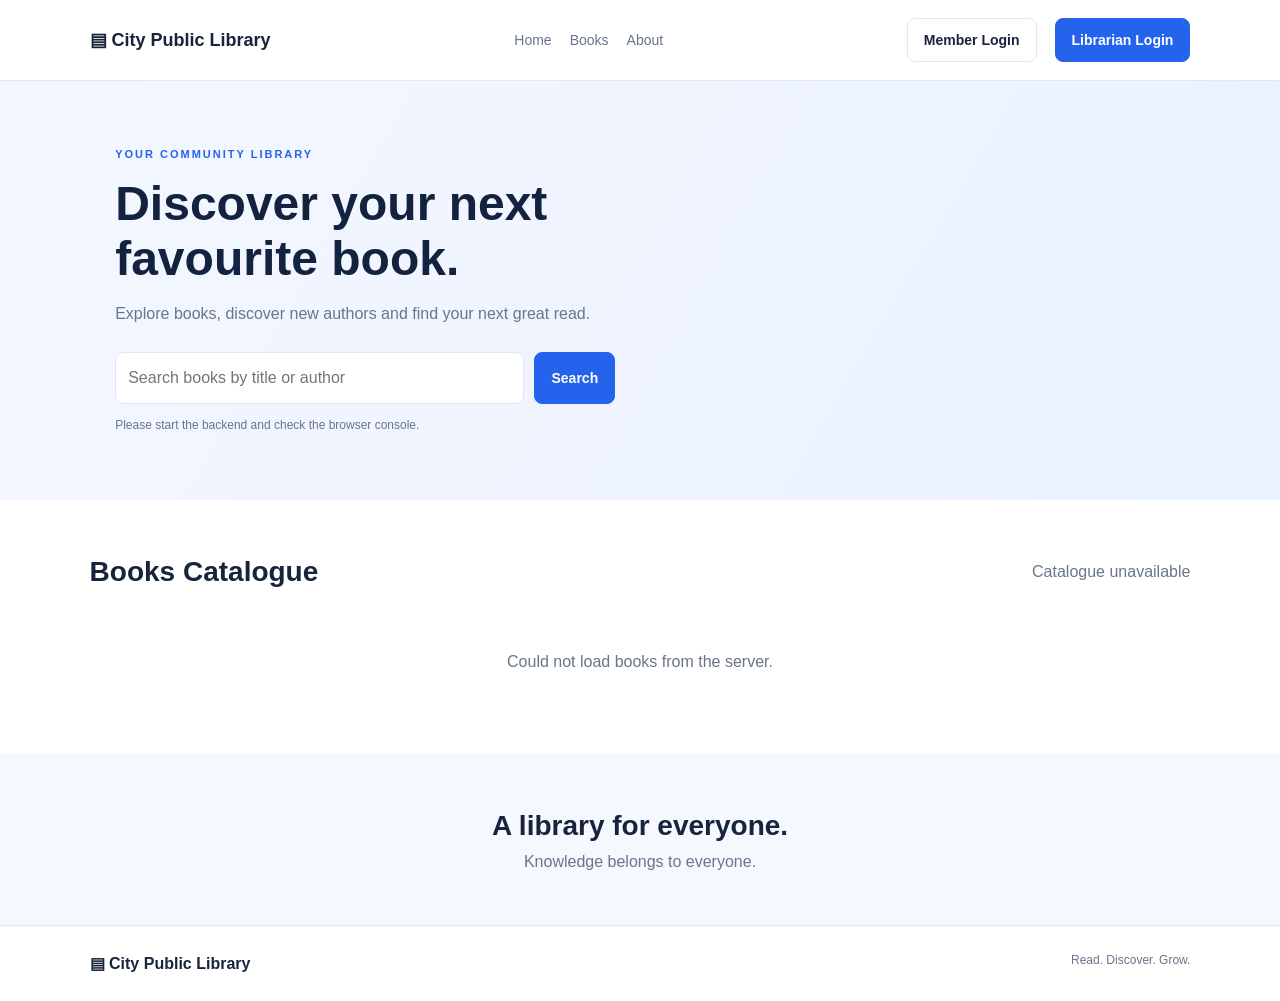
<file: frontend/index.html>
<!DOCTYPE html>
<html lang="en">
<head>
    <meta charset="UTF-8">
    <meta name="viewport" content="width=device-width, initial-scale=1.0">
    <title>City Public Library</title>
    <link rel="stylesheet" href="style.css">
</head>
<body>
    <header class="navbar">
        <a class="brand" href="index.html">▤ City Public Library</a>
        <nav>
            <a href="#home">Home</a>
            <a href="#catalogue">Books</a>
            <a href="#about">About</a>
        </nav>
        <div class="actions">
            <a class="btn outline" href="member_login.html">Member Login</a>
            <a class="btn primary" href="librarian_login.html">Librarian Login</a>
        </div>
    </header>

    <main>
        <section class="hero" id="home">
            <p class="eyebrow">YOUR COMMUNITY LIBRARY</p>
            <h1>Discover your next<br>favourite book.</h1>
            <p class="muted">Explore books, discover new authors and find your next great read.</p>

            <form id="search-form" class="search">
                <input id="search-input" type="search"
                       placeholder="Search books by title or author">
                <button class="btn primary" type="submit">Search</button>
            </form>
            <p id="status" class="small muted">Browse our collection.</p>
        </section>

        <section class="section" id="catalogue">
            <div class="heading">
                <h2>Books Catalogue</h2>
                <span id="count" class="muted">Loading books...</span>
            </div>
            <div id="books" class="grid">
                <p class="empty">Loading books...</p>
            </div>
        </section>

        <section class="section about" id="about">
            <h2>A library for everyone.</h2>
            <p class="muted">Knowledge belongs to everyone.</p>
        </section>
    </main>

    <footer>
        <strong>▤ City Public Library</strong>
        <span class="muted small">Read. Discover. Grow.</span>
    </footer>

    <script src="script.js"></script>
</body>
</html>
</file>
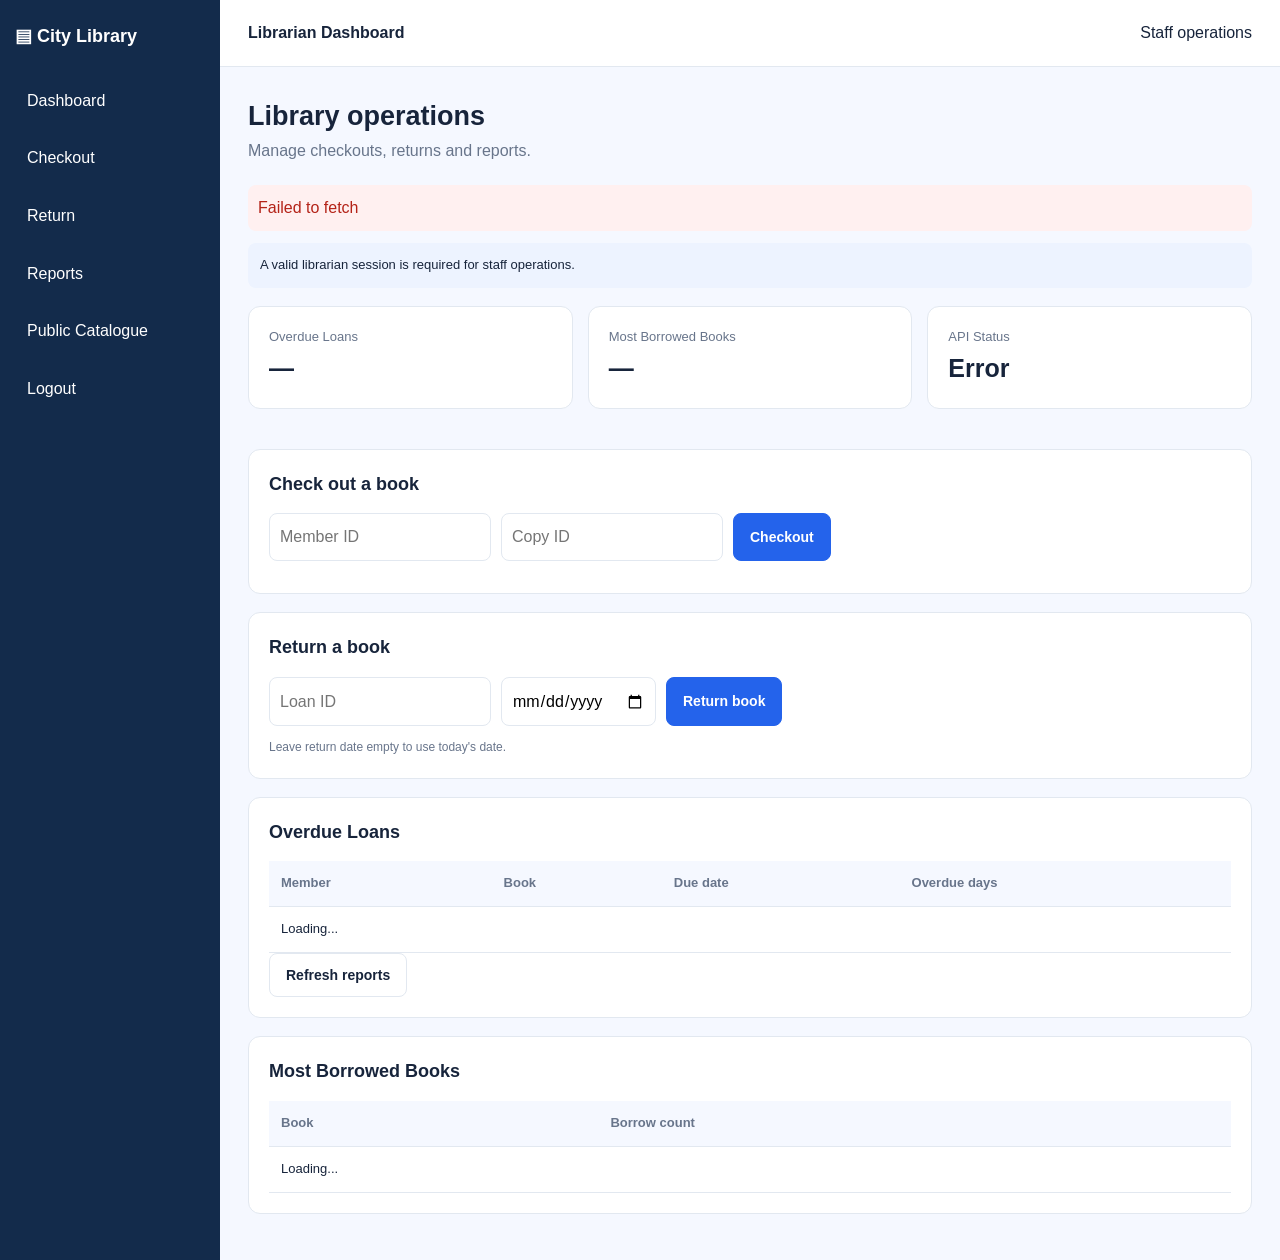
<file: frontend/librarian_dashboard.html>
<!DOCTYPE html>
<html lang="en">
<head>
    <meta charset="UTF-8">
    <meta name="viewport" content="width=device-width, initial-scale=1.0">
    <title>Librarian Dashboard</title>
    <link rel="stylesheet" href="style.css">
</head>
<body>
<div class="layout">
    <aside class="sidebar">
        <a class="brand" href="index.html">▤ City Library</a>
        <nav class="side-nav">
            <a href="#overview">Dashboard</a>
            <a href="#checkout">Checkout</a>
            <a href="#return">Return</a>
            <a href="#reports">Reports</a>
            <a href="index.html">Public Catalogue</a>
            <button id="logout">Logout</button>
        </nav>
    </aside>

    <main class="main">
        <header class="topbar">
            <strong>Librarian Dashboard</strong>
            <span>Staff operations</span>
        </header>

        <div class="content" id="overview">
            <h1 class="page-title">Library operations</h1>
            <p class="page-subtitle">Manage checkouts, returns and reports.</p>
            <div id="message" class="message"></div>
            <div class="notice">A valid librarian session is required for staff operations.</div>

            <div class="stats">
                <div class="stat"><p>Overdue Loans</p><h3 id="overdue-count">—</h3></div>
                <div class="stat"><p>Most Borrowed Books</p><h3 id="popular-count">—</h3></div>
                <div class="stat"><p>API Status</p><h3 id="api-status">Ready</h3></div>
            </div>

            <section class="panel" id="checkout">
                <h2>Check out a book</h2>
                <form id="checkout-form" class="inline-form">
                    <input id="member-id" type="number" min="1" required placeholder="Member ID">
                    <input id="copy-id" type="number" min="1" required placeholder="Copy ID">
                    <button class="btn primary">Checkout</button>
                </form>
            </section>

            <section class="panel" id="return">
                <h2>Return a book</h2>
                <form id="return-form" class="inline-form">
                    <input id="loan-id" type="number" min="1" required placeholder="Loan ID">
                    <input id="return-date" type="date" aria-label="Optional return date">
                    <button class="btn primary">Return book</button>
                </form>
                <p class="small muted">Leave return date empty to use today's date.</p>
            </section>

            <section class="panel" id="reports">
                <h2>Overdue Loans</h2>
                <div class="table-wrap">
                    <table>
                        <thead><tr><th>Member</th><th>Book</th><th>Due date</th><th>Overdue days</th></tr></thead>
                        <tbody id="overdue-body"><tr><td colspan="4">Loading...</td></tr></tbody>
                    </table>
                </div>
                <button class="btn outline" id="refresh">Refresh reports</button>
            </section>

            <section class="panel">
                <h2>Most Borrowed Books</h2>
                <div class="table-wrap">
                    <table>
                        <thead><tr><th>Book</th><th>Borrow count</th></tr></thead>
                        <tbody id="popular-body"><tr><td colspan="2">Loading...</td></tr></tbody>
                    </table>
                </div>
            </section>
        </div>
    </main>
</div>

<script src="auth.js"></script>
<script>
const message = document.getElementById("message");

function getArray(data, keys) {
    if (Array.isArray(data)) return data;
    for (const key of keys) {
        if (Array.isArray(data[key])) return data[key];
    }
    return [];
}

async function loadReports() {
    try {
        const [overdueData, popularData] = await Promise.all([
            apiRequest("/reports/overdue"),
            apiRequest("/reports/most-borrowed")
        ]);

        const overdue = getArray(overdueData, ["overdue_loans", "overdue", "items", "loans"]);
        const popular = getArray(popularData, ["most_borrowed", "books", "items", "results"]);

        document.getElementById("overdue-count").textContent = overdue.length;
        document.getElementById("popular-count").textContent = popular.length;
        document.getElementById("api-status").textContent = "Connected";

        document.getElementById("overdue-body").innerHTML = overdue.length
            ? overdue.map(item => `<tr>
                <td>${escapeHTML(item.member_name || item.name || item.member_id || "—")}</td>
                <td>${escapeHTML(item.title || item.book_title || "—")}</td>
                <td>${formatDate(item.due_date)}</td>
                <td>${escapeHTML(item.overdue_days ?? item.days_overdue ?? "—")}</td>
            </tr>`).join("")
            : '<tr><td colspan="4">No overdue loans.</td></tr>';

        document.getElementById("popular-body").innerHTML = popular.length
            ? popular.map(item => `<tr>
                <td>${escapeHTML(item.title || "—")}</td>
                <td>${escapeHTML(item.borrow_count ?? item.count ?? "—")}</td>
            </tr>`).join("")
            : '<tr><td colspan="2">No report data.</td></tr>';

    } catch (error) {
        document.getElementById("api-status").textContent = "Error";
        showMessage(message, error.message);
    }
}

document.getElementById("checkout-form").addEventListener("submit", async event => {
    event.preventDefault();
    const button = event.submitter;
    button.disabled = true;

    try {
        const result = await apiRequest("/loans/checkout", {
            method: "POST",
            body: JSON.stringify({
                member_id: Number(document.getElementById("member-id").value),
                copy_id: Number(document.getElementById("copy-id").value)
            })
        });

        showMessage(message, `Checkout successful. Loan ID: ${result.loan_id}`, "success");
        event.target.reset();
    } catch (error) {
        showMessage(message, error.message);
    } finally {
        button.disabled = false;
    }
});

document.getElementById("return-form").addEventListener("submit", async event => {
    event.preventDefault();
    const button = event.submitter;
    button.disabled = true;

    const loanId = document.getElementById("loan-id").value;
    const returnDate = document.getElementById("return-date").value;

    try {
        const result = await apiRequest(`/loans/${encodeURIComponent(loanId)}/return`, {
            method: "POST",
            body: JSON.stringify(
                returnDate ? { returned_at: returnDate } : {}
            )
        });

        showMessage(
            message,
            `Return successful. Late days: ${result.late_days}; fine: ₹${result.fine_amount}`,
            "success"
        );

        event.target.reset();
        loadReports();
    } catch (error) {
        showMessage(message, error.message);
    } finally {
        button.disabled = false;
    }
});

document.getElementById("refresh").addEventListener("click", loadReports);

document.getElementById("logout").addEventListener("click", async () => {
    try {
        await apiRequest("/members/staff/logout", { method: "POST" });
    } catch (error) {
        // If the backend has no logout endpoint, the session cookie may remain
        // until the server session expires.
    }
    location.href = "librarian_login.html";
});

loadReports();
</script>
</body>
</html>
</file>
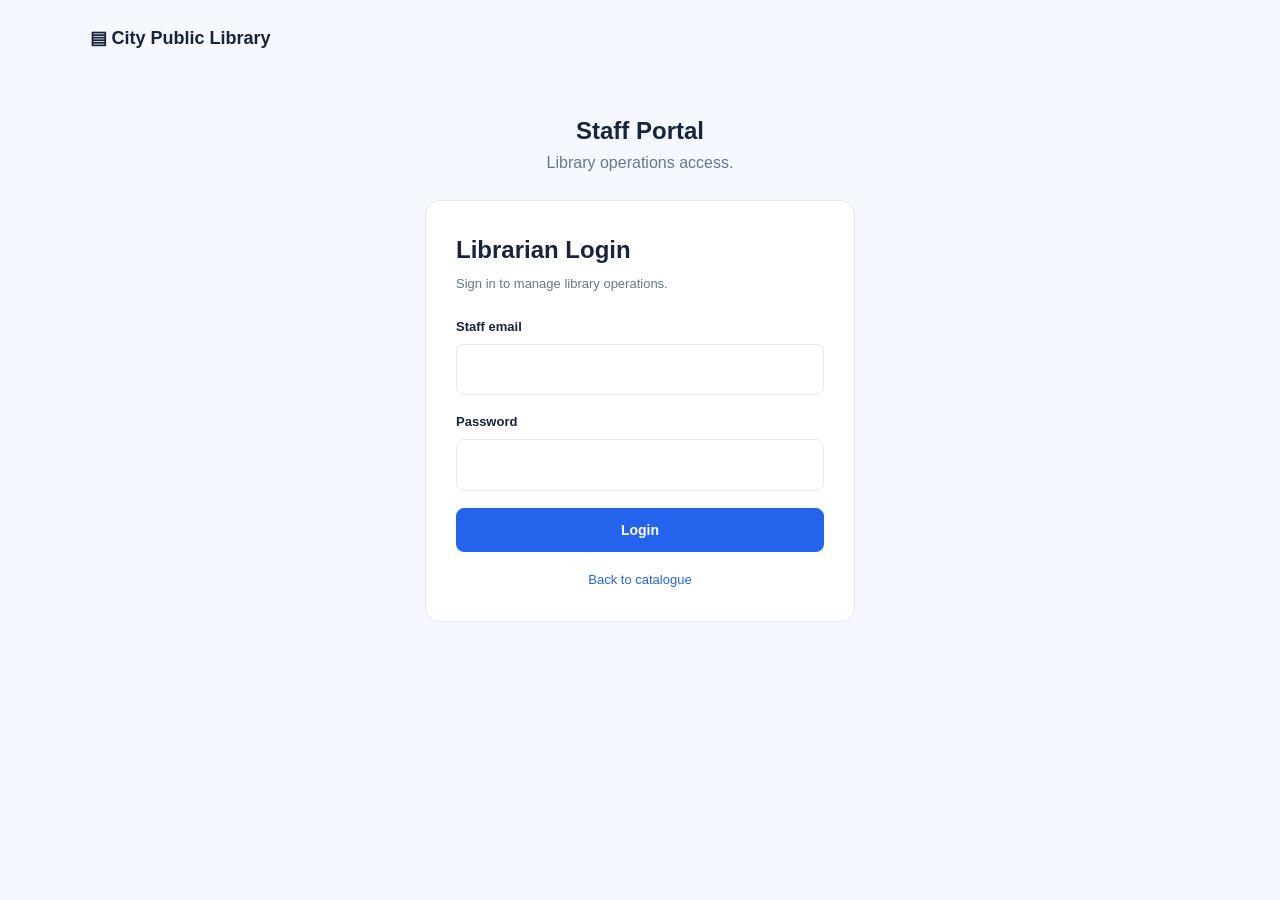
<file: frontend/librarian_login.html>
<!DOCTYPE html>
<html lang="en">
<head>
    <meta charset="UTF-8">
    <meta name="viewport" content="width=device-width, initial-scale=1.0">
    <title>Librarian Login</title>
    <link rel="stylesheet" href="style.css">
</head>
<body class="auth-page">
    <div class="auth-top">
        <a class="brand" href="index.html">▤ City Public Library</a>
    </div>

    <main class="auth-wrap">
        <div class="auth-brand">
            <h1>Staff Portal</h1>
            <p class="muted">Library operations access.</p>
        </div>

        <section class="auth-card">
            <h2>Librarian Login</h2>
            <p class="subtext">Sign in to manage library operations.</p>

            <form id="login-form">
                <div class="field">
                    <label for="email">Staff email</label>
                    <input id="email" type="email" required>
                </div>

                <div class="field">
                    <label for="password">Password</label>
                    <input id="password" type="password" required>
                </div>

                <div id="message" class="message"></div>
                <button id="submit" class="btn primary full">Login</button>
            </form>

            <a class="back" href="index.html">Back to catalogue</a>
        </section>
    </main>

    <script src="auth.js"></script>
    <script>
        document.getElementById("login-form").addEventListener("submit", async event => {
            event.preventDefault();

            const button = document.getElementById("submit");
            const message = document.getElementById("message");
            button.disabled = true;

            try {
                await apiRequest("/members/staff/login", {
                    method: "POST",
                    body: JSON.stringify({
                        email: document.getElementById("email").value.trim(),
                        password: document.getElementById("password").value
                    })
                });

                location.href = "librarian_dashboard.html";
            } catch (error) {
                showMessage(message, error.message);
            } finally {
                button.disabled = false;
            }
        });
    </script>
</body>
</html>
</file>
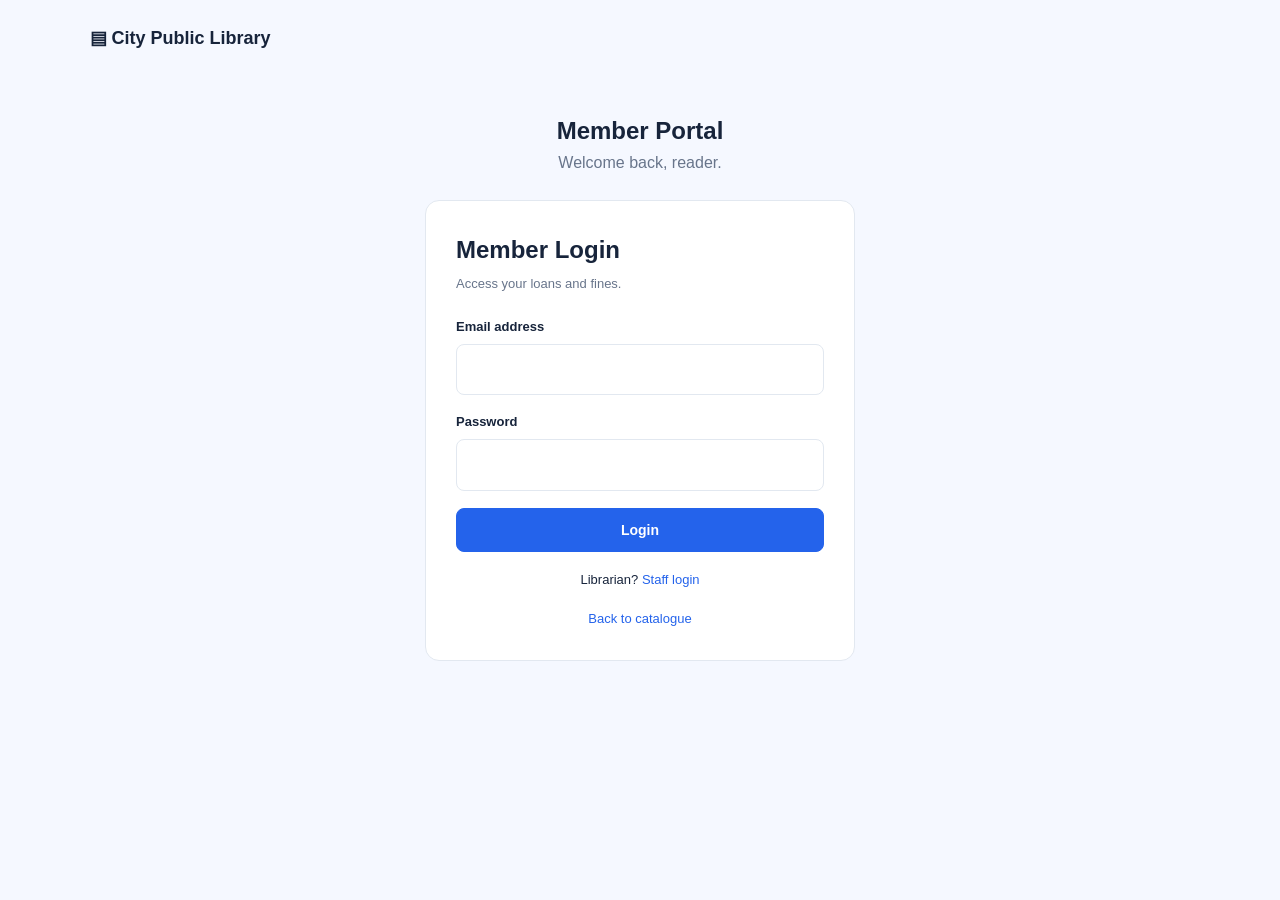
<file: frontend/member_dashboard.html>
<!DOCTYPE html>
<html lang="en">
<head>
    <meta charset="UTF-8">
    <meta name="viewport" content="width=device-width, initial-scale=1.0">
    <title>Member Dashboard</title>
    <link rel="stylesheet" href="style.css">
</head>
<body>
<div class="layout">
    <aside class="sidebar">
        <a class="brand" href="index.html">▤ City Library</a>
        <nav class="side-nav">
            <a href="#overview">Dashboard</a>
            <a href="#loans">My Loans</a>
            <a href="#fines">My Fines</a>
            <a href="index.html">Books Catalogue</a>
            <button id="logout">Logout</button>
        </nav>
    </aside>

    <main class="main">
        <header class="topbar">
            <strong>Member Dashboard</strong>
            <span id="member-name">My account</span>
        </header>

        <div class="content" id="overview">
            <h1 class="page-title">Your library overview</h1>
            <p class="page-subtitle">View your loans and outstanding fines.</p>
            <div id="message" class="message"></div>

            <div class="stats">
                <div class="stat"><p>Active Loans</p><h3 id="active">—</h3></div>
                <div class="stat"><p>Unpaid Fines</p><h3 id="fine-count">—</h3></div>
                <div class="stat"><p>Outstanding Amount</p><h3 id="fine-total">—</h3></div>
            </div>

            <section class="panel" id="loans">
                <h2>My Loans</h2>
                <div class="table-wrap">
                    <table>
                        <thead><tr><th>Book</th><th>Checkout</th><th>Due date</th><th>Status</th></tr></thead>
                        <tbody id="loans-body"><tr><td colspan="4">Loading...</td></tr></tbody>
                    </table>
                </div>
            </section>

            <section class="panel" id="fines">
                <h2>My Fines</h2>
                <div class="table-wrap">
                    <table>
                        <thead><tr><th>Fine ID</th><th>Loan ID</th><th>Amount</th><th>Status</th><th>Action</th></tr></thead>
                        <tbody id="fines-body"><tr><td colspan="5">Loading...</td></tr></tbody>
                    </table>
                </div>
            </section>
        </div>
    </main>
</div>

<script src="auth.js"></script>
<script>
const loansBody = document.getElementById("loans-body");
const finesBody = document.getElementById("fines-body");
const message = document.getElementById("message");

function getList(data, key) {
    return Array.isArray(data) ? data : (data[key] || []);
}

async function loadDashboard() {
    if (!getToken()) {
        location.href = "member_login.html";
        return;
    }

    try {
        const [profile, loanData, fineData] = await Promise.all([
            memberRequest("/members/me"),
            memberRequest("/loans/my"),
            memberRequest("/fines/my")
        ]);

        const member = profile.member || profile;
        document.getElementById("member-name").textContent =
            `Welcome, ${member.name || "Member"}`;

        const loans = getList(loanData, "loans");
        const fines = getList(fineData, "fines");
        const active = loans.filter(loan => !loan.returned_at);
        const unpaid = fines.filter(fine =>
            String(fine.status).toLowerCase() !== "paid"
        );

        document.getElementById("active").textContent = active.length;
        document.getElementById("fine-count").textContent = unpaid.length;
        document.getElementById("fine-total").textContent =
            "₹" + unpaid.reduce((sum, fine) => sum + Number(fine.amount || 0), 0);

        loansBody.innerHTML = loans.length ? loans.map(loan => `
            <tr>
                <td>${escapeHTML(loan.title || "Book")}</td>
                <td>${formatDate(loan.checkout_date)}</td>
                <td>${formatDate(loan.due_date)}</td>
                <td>${loan.returned_at ? "Returned" : "Active"}</td>
            </tr>
        `).join("") : '<tr><td colspan="4">No loans found.</td></tr>';

        finesBody.innerHTML = fines.length ? fines.map(fine => {
            const id = fine.fine_id ?? fine.id ?? "";
            const paid = String(fine.status).toLowerCase() === "paid";

            return `<tr>
                <td>${escapeHTML(id || "—")}</td>
                <td>${escapeHTML(fine.loan_id ?? "—")}</td>
                <td>₹${Number(fine.amount || 0).toFixed(2)}</td>
                <td>${escapeHTML(fine.status || "Unknown")}</td>
                <td>${paid ? "Paid" :
                    `<button class="btn primary pay-fine" data-id="${escapeHTML(id)}">Pay fine</button>`}
                </td>
            </tr>`;
        }).join("") : '<tr><td colspan="5">No fines found.</td></tr>';

    } catch (error) {
        showMessage(message, error.message);
    }
}

finesBody.addEventListener("click", async event => {
    const button = event.target.closest(".pay-fine");
    if (!button) return;

    button.disabled = true;

    try {
        await memberRequest(`/fines/${encodeURIComponent(button.dataset.id)}/pay`, {
            method: "POST"
        });
        await loadDashboard();
    } catch (error) {
        showMessage(message, error.message);
    } finally {
        button.disabled = false;
    }
});

document.getElementById("logout").addEventListener("click", () => {
    clearToken();
    location.href = "member_login.html";
});

loadDashboard();
</script>
</body>
</html>
</file>
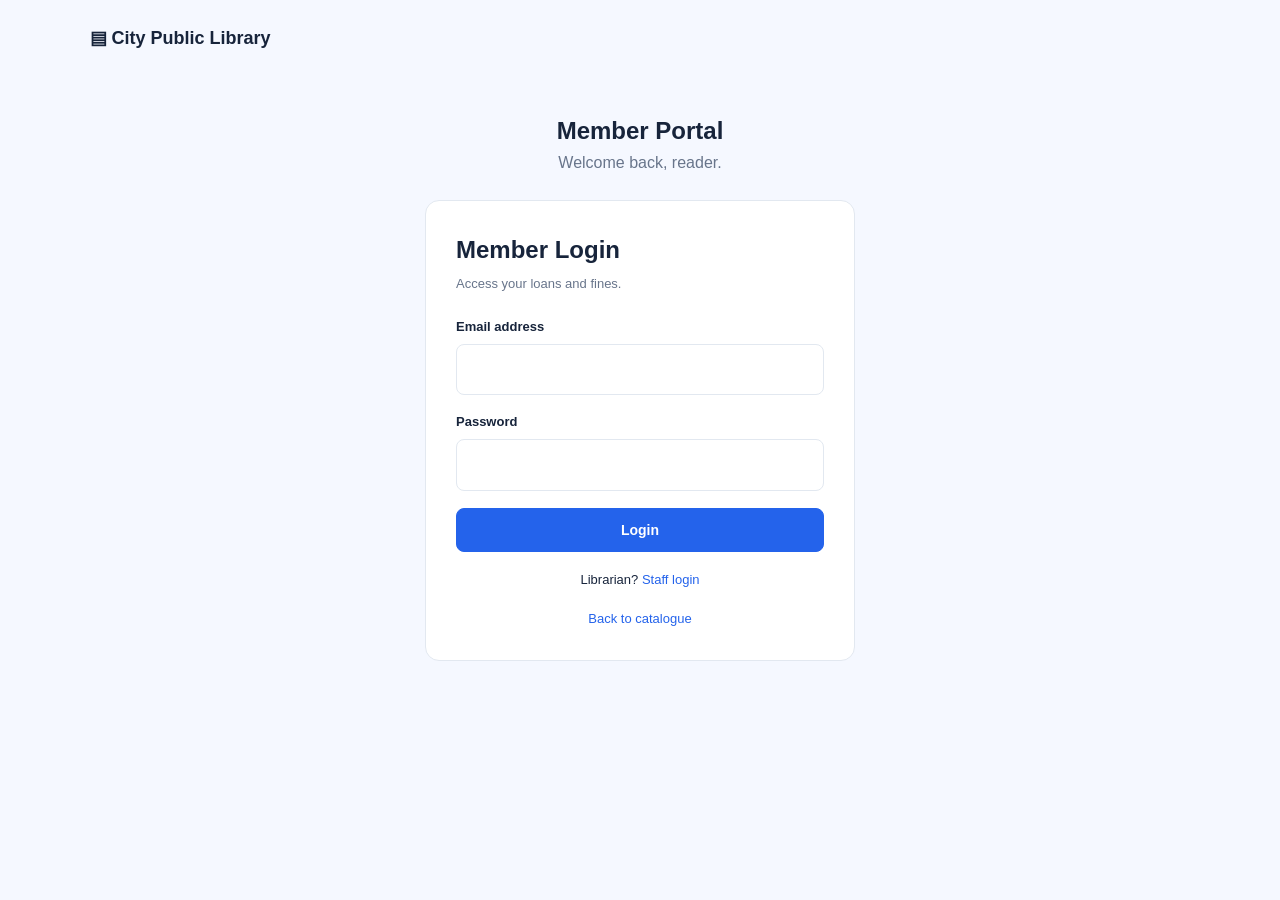
<file: frontend/member_login.html>
<!DOCTYPE html>
<html lang="en">
<head>
    <meta charset="UTF-8">
    <meta name="viewport" content="width=device-width, initial-scale=1.0">
    <title>Member Login</title>
    <link rel="stylesheet" href="style.css">
</head>
<body class="auth-page">
    <div class="auth-top">
        <a class="brand" href="index.html">▤ City Public Library</a>
    </div>

    <main class="auth-wrap">
        <div class="auth-brand">
            <h1>Member Portal</h1>
            <p class="muted">Welcome back, reader.</p>
        </div>

        <section class="auth-card">
            <h2>Member Login</h2>
            <p class="subtext">Access your loans and fines.</p>

            <form id="login-form">
                <div class="field">
                    <label for="email">Email address</label>
                    <input id="email" type="email" required>
                </div>

                <div class="field">
                    <label for="password">Password</label>
                    <input id="password" type="password" required>
                </div>

                <div id="message" class="message"></div>
                <button id="submit" class="btn primary full">Login</button>
            </form>

            <p class="auth-footer">
                Librarian? <a href="librarian_login.html">Staff login</a>
            </p>
            <a class="back" href="index.html">Back to catalogue</a>
        </section>
    </main>

    <script src="auth.js"></script>
    <script>
        document.getElementById("login-form").addEventListener("submit", async event => {
            event.preventDefault();

            const button = document.getElementById("submit");
            const message = document.getElementById("message");
            button.disabled = true;

            try {
                const data = await apiRequest("/members/login", {
                    method: "POST",
                    body: JSON.stringify({
                        email: document.getElementById("email").value.trim(),
                        password: document.getElementById("password").value
                    })
                });

                const token = data.access_token || data.token;

                if (!token) {
                    throw new Error("No access token returned. Check the backend login response.");
                }

                saveToken(token);
                location.href = "member_dashboard.html";
            } catch (error) {
                showMessage(message, error.message);
            } finally {
                button.disabled = false;
            }
        });
    </script>
</body>
</html>
</file>
<file: frontend/style.css>
:root {
    --blue: #2463eb;
    --navy: #13233f;
    --text: #17243b;
    --muted: #68758b;
    --bg: #f5f8ff;
    --border: #e2e8f0;
    --white: #ffffff;
}

* {
    box-sizing: border-box;
    margin: 0;
    padding: 0;
}

body {
    font-family: Arial, sans-serif;
    color: var(--text);
    line-height: 1.6;
    background: var(--white);
}

a {
    color: inherit;
    text-decoration: none;
}

button, input {
    font: inherit;
}

.navbar {
    display: flex;
    align-items: center;
    justify-content: space-between;
    gap: 20px;
    padding: 18px 7%;
    border-bottom: 1px solid var(--border);
}

.brand {
    font-size: 18px;
    font-weight: bold;
}

.navbar nav, .actions {
    display: flex;
    gap: 18px;
    align-items: center;
}

.navbar nav a {
    color: var(--muted);
    font-size: 14px;
}

.btn {
    display: inline-flex;
    justify-content: center;
    align-items: center;
    padding: 10px 16px;
    border: 1px solid var(--border);
    border-radius: 8px;
    cursor: pointer;
    font-size: 14px;
    font-weight: 600;
}

.primary {
    background: var(--blue);
    color: white;
    border-color: var(--blue);
}

.primary:hover {
    background: #174bb8;
}

.outline {
    background: white;
    color: var(--text);
}

.hero {
    padding: 65px 9%;
    background: linear-gradient(120deg, #f3f7ff, #eaf1ff);
}

.eyebrow {
    color: var(--blue);
    font-size: 11px;
    font-weight: bold;
    letter-spacing: 2px;
    margin-bottom: 12px;
}

.hero h1 {
    font-size: clamp(34px, 5vw, 48px);
    line-height: 1.15;
    color: var(--navy);
    margin-bottom: 15px;
}

.muted {
    color: var(--muted);
}

.small {
    font-size: 12px;
}

.search {
    display: flex;
    gap: 10px;
    margin: 25px 0 12px;
    max-width: 500px;
}

.search input, .field input {
    width: 100%;
    min-width: 0;
    padding: 12px;
    border: 1px solid var(--border);
    border-radius: 8px;
    outline: none;
}

.search input:focus, .field input:focus {
    border-color: var(--blue);
}

.section {
    padding: 50px 7%;
}

.heading {
    display: flex;
    justify-content: space-between;
    align-items: center;
    gap: 15px;
    margin-bottom: 24px;
}

.heading h2, .about h2 {
    font-size: 28px;
}

.grid {
    display: grid;
    grid-template-columns: repeat(4, minmax(0, 1fr));
    gap: 18px;
}

.card {
    padding: 18px;
    border: 1px solid var(--border);
    border-radius: 12px;
    background: white;
}

.cover {
    height: 130px;
    display: grid;
    place-items: center;
    background: #edf3ff;
    color: var(--blue);
    border-radius: 8px;
    font-size: 42px;
    margin-bottom: 15px;
}

.card h3 {
    font-size: 16px;
    overflow-wrap: anywhere;
}

.author {
    color: var(--muted);
    font-size: 13px;
    margin: 5px 0 15px;
}

.card button {
    width: 100%;
}

.empty {
    grid-column: 1 / -1;
    text-align: center;
    padding: 30px;
    color: var(--muted);
}

.about {
    text-align: center;
    background: var(--bg);
}

footer {
    display: flex;
    justify-content: space-between;
    gap: 15px;
    padding: 25px 7%;
    border-top: 1px solid var(--border);
}

/* Login pages */
.auth-page {
    min-height: 100vh;
    background: var(--bg);
}

.auth-top {
    padding: 24px 7%;
}

.auth-wrap {
    max-width: 430px;
    width: 92%;
    margin: 35px auto;
}

.auth-brand {
    text-align: center;
    margin-bottom: 24px;
}

.auth-brand h1 {
    font-size: 24px;
}

.auth-card {
    padding: 30px;
    border: 1px solid var(--border);
    border-radius: 14px;
    background: white;
}

.auth-card h2 {
    margin-bottom: 5px;
}

.subtext {
    color: var(--muted);
    font-size: 13px;
    margin-bottom: 22px;
}

.field {
    margin-bottom: 17px;
}

.field label {
    display: block;
    margin-bottom: 6px;
    font-size: 13px;
    font-weight: bold;
}

.full {
    width: 100%;
}

.message {
    display: none;
    margin: 12px 0;
    padding: 10px;
    border-radius: 8px;
    overflow-wrap: anywhere;
}

.message.error, .message.success {
    display: block;
}

.message.error {
    color: #b42318;
    background: #fff0f0;
}

.message.success {
    color: #167344;
    background: #e8f8ee;
}

.auth-footer, .back {
    display: block;
    text-align: center;
    margin-top: 18px;
    font-size: 13px;
}

.auth-footer a, .back {
    color: var(--blue);
}

/* Dashboards */
.layout {
    min-height: 100vh;
    display: grid;
    grid-template-columns: 220px 1fr;
    background: var(--bg);
}

.sidebar {
    padding: 22px 15px;
    background: #132b4b;
    color: white;
}

.sidebar .brand {
    display: block;
    margin-bottom: 25px;
}

.side-nav {
    display: grid;
    gap: 8px;
}

.side-nav a, .side-nav button {
    display: block;
    padding: 12px;
    border: 0;
    border-radius: 8px;
    background: transparent;
    color: white;
    text-align: left;
    cursor: pointer;
}

.side-nav a:hover, .side-nav button:hover {
    background: #29496e;
}

.main {
    min-width: 0;
}

.topbar {
    padding: 20px 28px;
    background: white;
    border-bottom: 1px solid var(--border);
    display: flex;
    justify-content: space-between;
    gap: 15px;
}

.content {
    padding: 28px;
}

.page-title {
    font-size: 27px;
}

.page-subtitle {
    margin-bottom: 22px;
    color: var(--muted);
}

.stats {
    display: grid;
    grid-template-columns: repeat(3, 1fr);
    gap: 15px;
    margin-bottom: 22px;
}

.stat, .panel {
    padding: 20px;
    border: 1px solid var(--border);
    border-radius: 12px;
    background: white;
    margin-bottom: 18px;
}

.stat p {
    color: var(--muted);
    font-size: 13px;
}

.stat h3 {
    font-size: 25px;
}

.panel h2 {
    font-size: 18px;
    margin-bottom: 15px;
}

.table-wrap {
    overflow-x: auto;
}

table {
    width: 100%;
    border-collapse: collapse;
    font-size: 13px;
}

th, td {
    text-align: left;
    padding: 12px;
    border-bottom: 1px solid var(--border);
    white-space: nowrap;
}

th {
    background: var(--bg);
    color: var(--muted);
}

.inline-form {
    display: flex;
    flex-wrap: wrap;
    gap: 10px;
    margin-bottom: 12px;
}

.inline-form input {
    min-width: 130px;
    padding: 10px;
    border: 1px solid var(--border);
    border-radius: 8px;
}

.notice {
    padding: 12px;
    background: #edf3ff;
    border-radius: 8px;
    margin-bottom: 18px;
    font-size: 13px;
}

@media (max-width: 850px) {
    .navbar {
        flex-wrap: wrap;
    }

    .navbar nav {
        order: 3;
        width: 100%;
        justify-content: center;
    }

    .grid {
        grid-template-columns: repeat(2, minmax(0, 1fr));
    }

    .layout {
        grid-template-columns: 170px 1fr;
    }
}

@media (max-width: 600px) {
    .actions {
        width: 100%;
    }

    .actions .btn {
        flex: 1;
        font-size: 12px;
        padding: 8px;
    }

    .hero {
        padding: 40px 6%;
    }

    .search {
        flex-direction: column;
    }

    .section {
        padding: 35px 5%;
    }

    .layout {
        display: block;
    }

    .side-nav {
        display: flex;
        overflow-x: auto;
    }

    .side-nav a, .side-nav button {
        white-space: nowrap;
    }

    .content {
        padding: 15px;
    }

    .stats {
        grid-template-columns: 1fr;
    }

    .auth-card {
        padding: 22px;
    }
}
</file>
